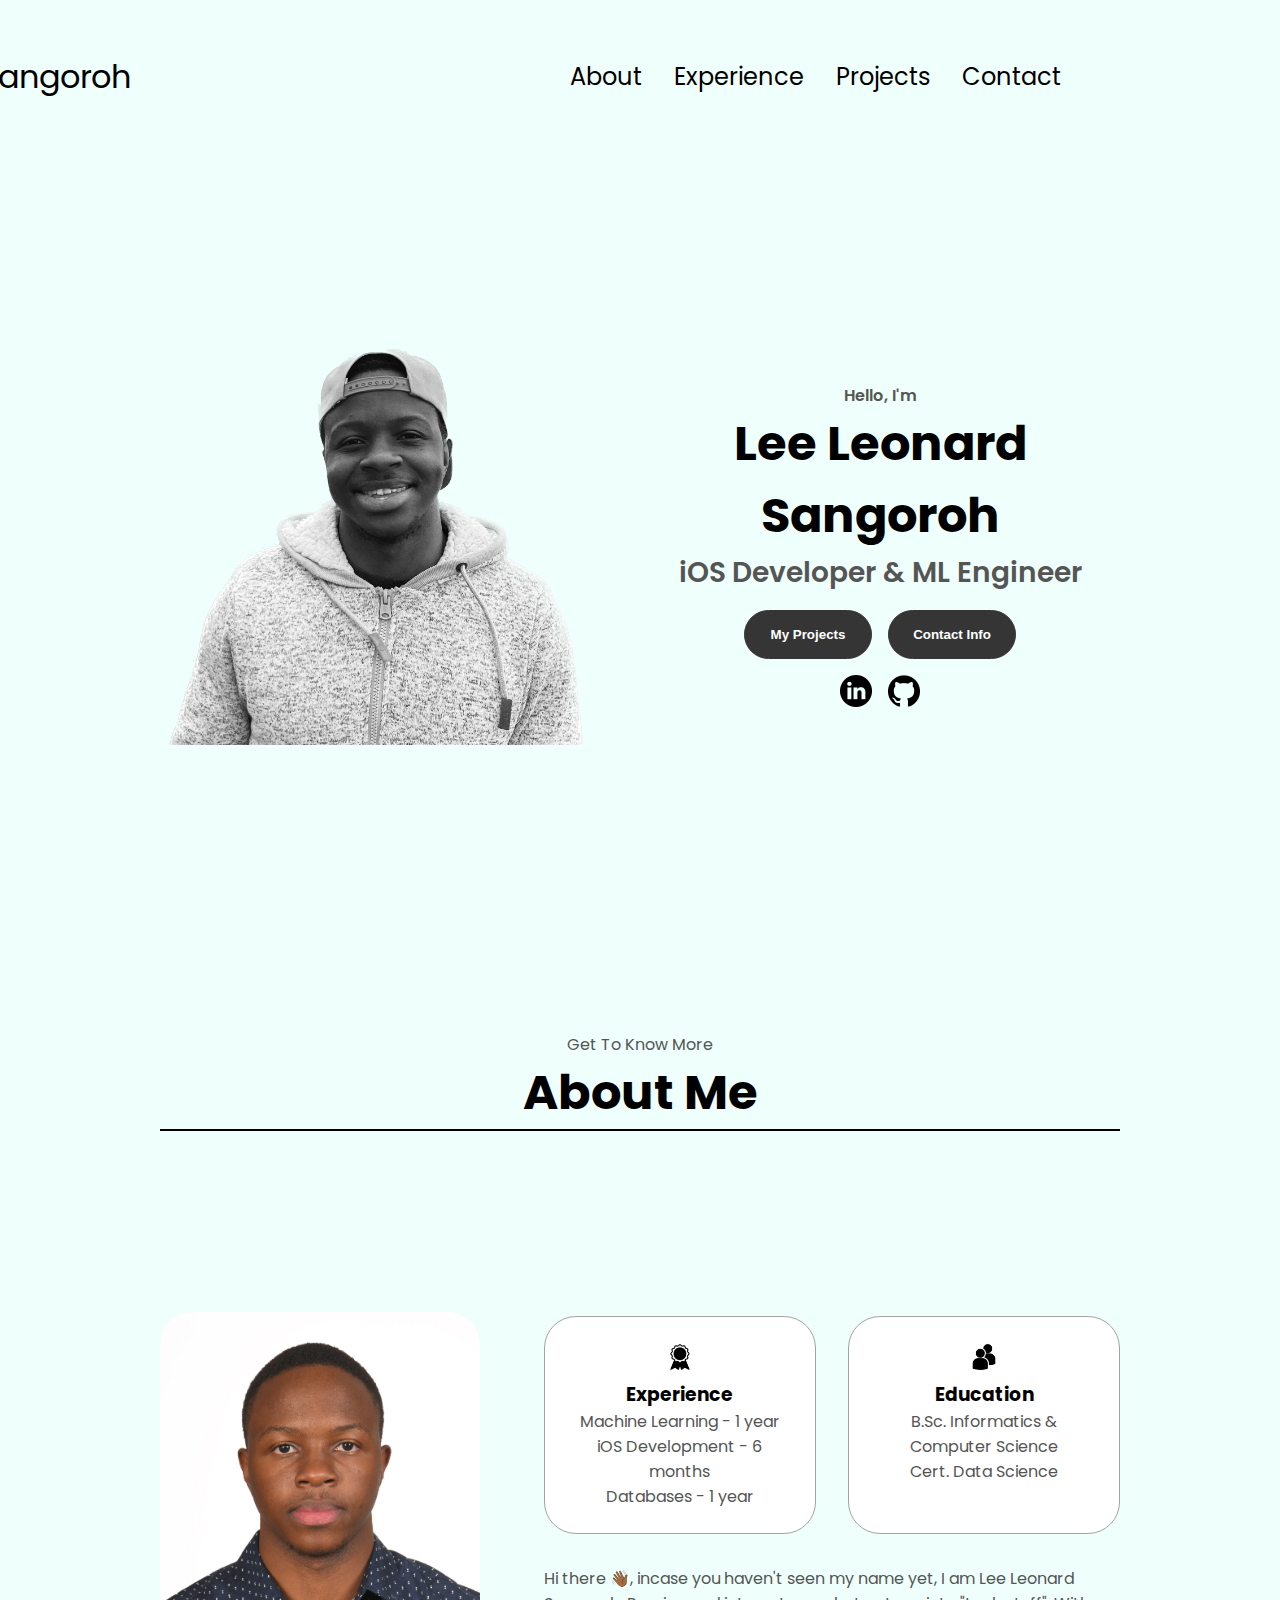
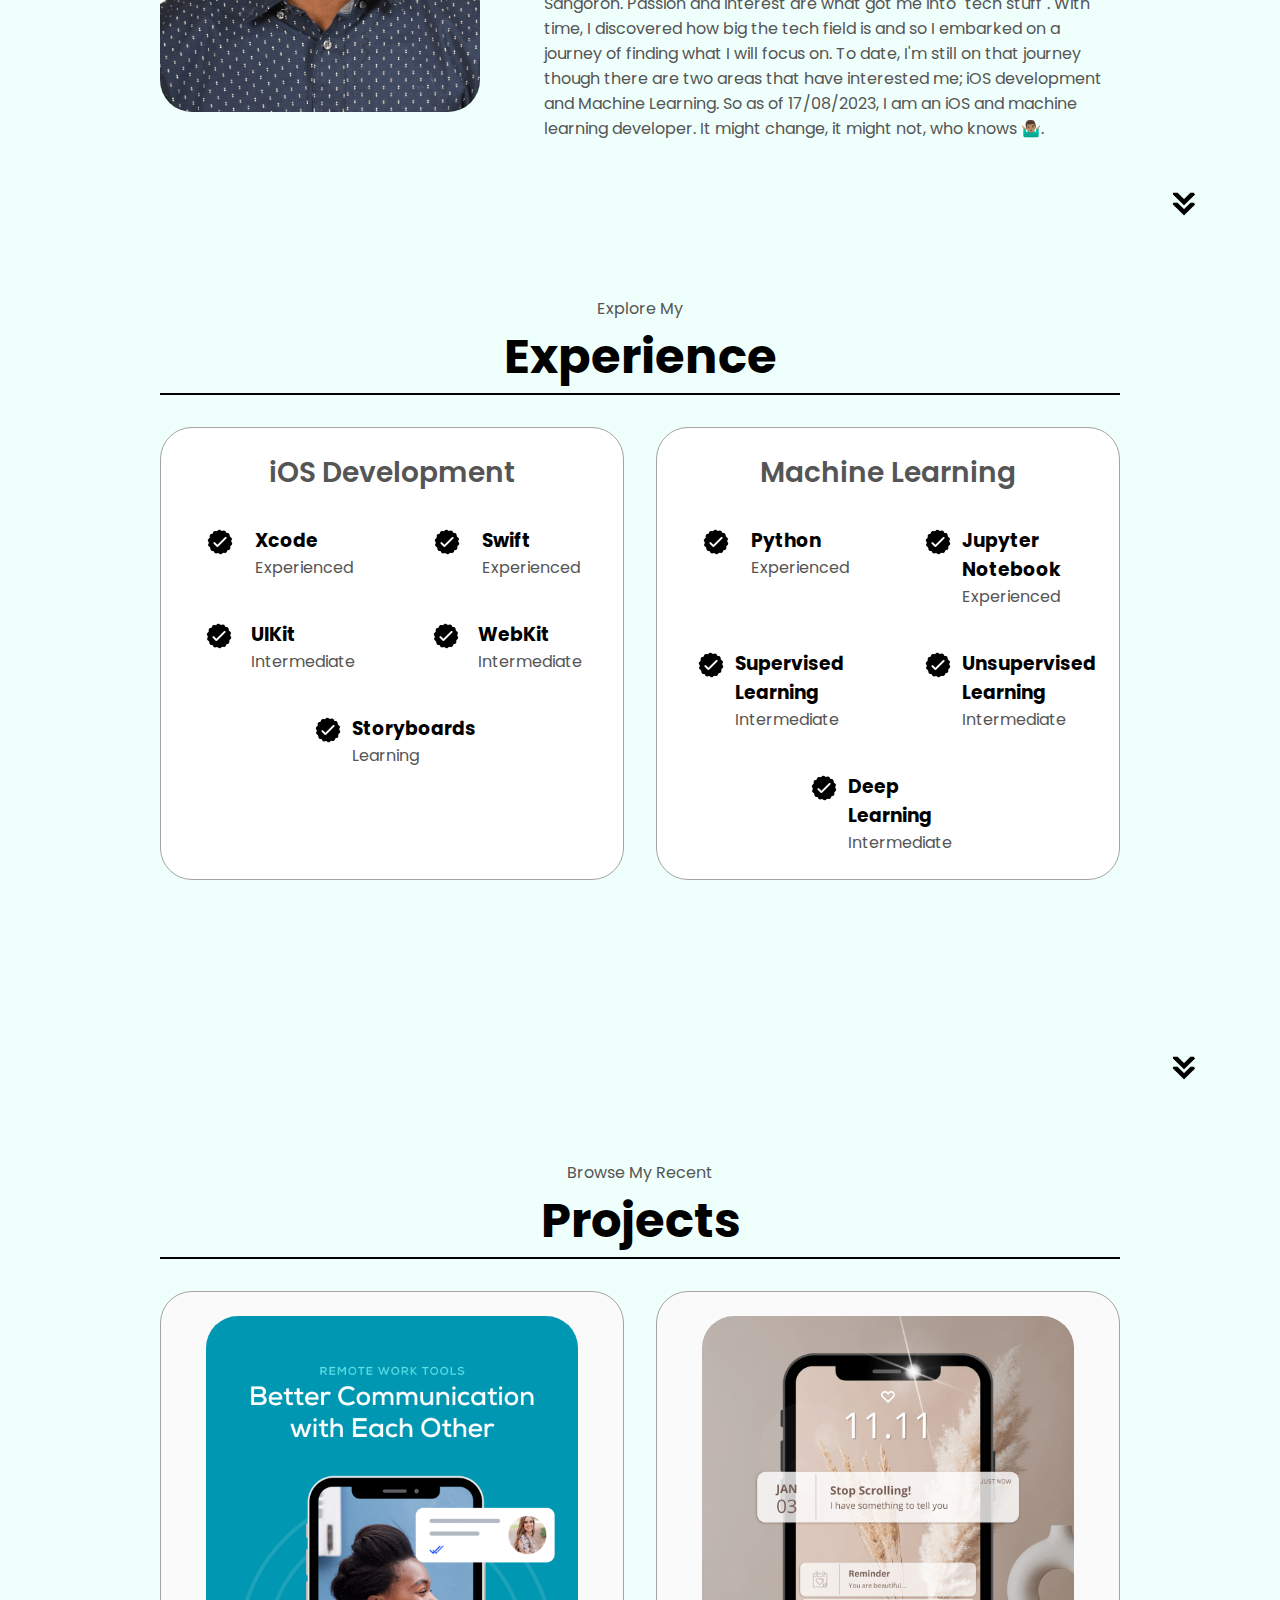
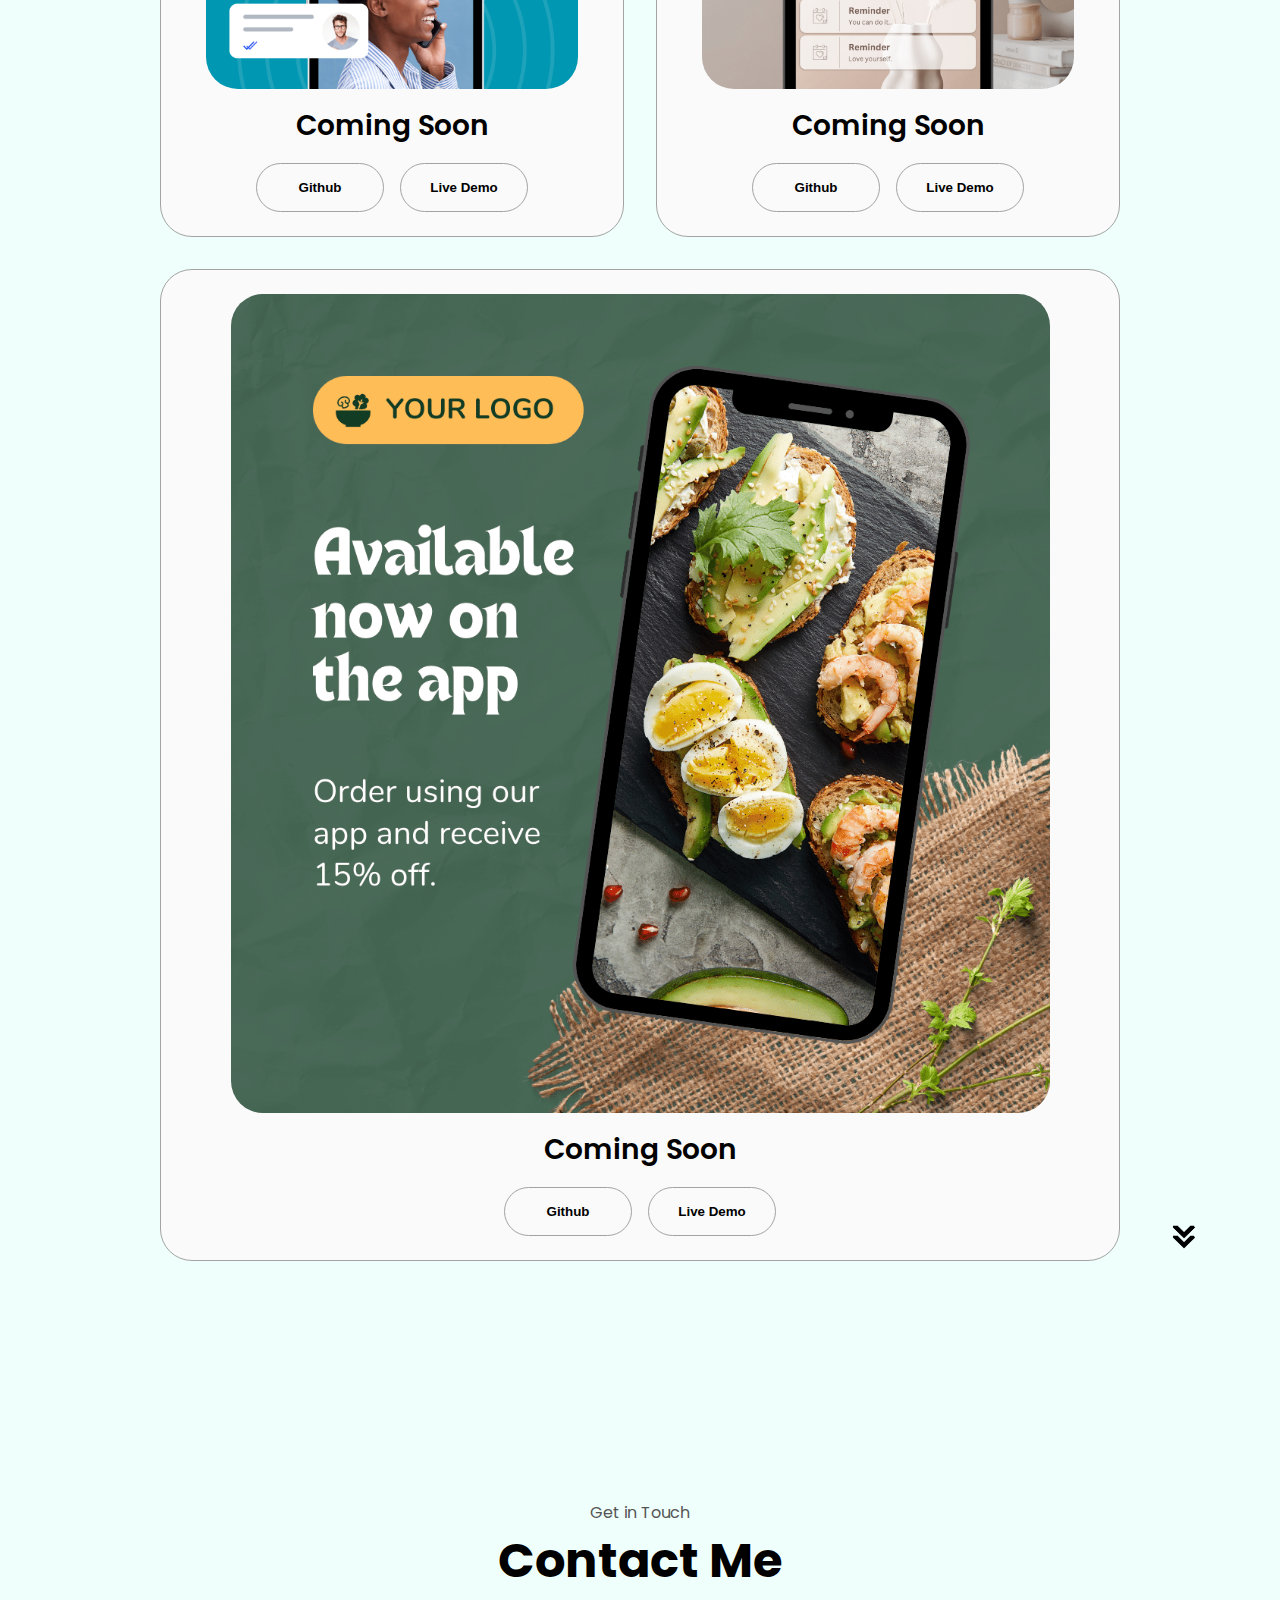
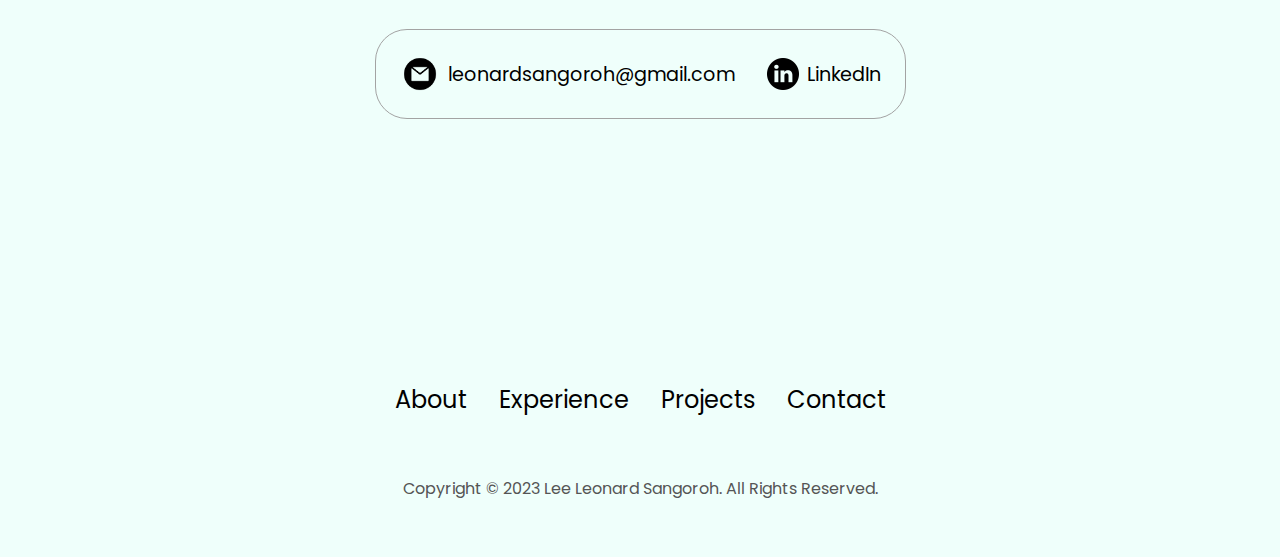
<file: index.html>
<!DOCTYPE html>
<html lang="en">
  <head>
    <meta charset="UTF-8" />
    <meta http-equiv="X-UA-Compatible" content="IE=edge" />
    <meta name="viewport" content="width=device-width, initial-scale=1.0" />
    <title>Leonard Sangoroh</title>
    <link rel="stylesheet" href="style.css" />
    <link rel="stylesheet" href="mediaqueries.css" />
  </head>
  <body>
    <nav id="desktop-nav">
      <div class="logo">Lee Sangoroh</div>
      <div>
        <ul class="nav-links">
          <li><a href="#about">About</a></li>
          <li><a href="#experience">Experience</a></li>
          <li><a href="#projects">Projects</a></li>
          <li><a href="#contact">Contact</a></li>
        </ul>
      </div>
    </nav>
    <nav id="hamburger-nav">
      <div class="logo">Lee Sangoroh</div>
      <div class="hamburger-menu">
        <div class="hamburger-icon" onclick="toggleMenu()">
          <span></span>
          <span></span>
          <span></span>
        </div>
        <div class="menu-links">
          <li><a href="#about" onclick="toggleMenu()">About</a></li>
          <li><a href="#experience" onclick="toggleMenu()">Experience</a></li>
          <li><a href="#projects" onclick="toggleMenu()">Projects</a></li>
          <li><a href="#contact" onclick="toggleMenu()">Contact</a></li>
        </div>
      </div>
    </nav>
    <section id="profile">
      <div class="section__pic-container">
        <img src="./assets/home.png" alt="John Doe profile picture" />
      </div>
      <div class="section__text">
        <p class="section__text__p1">Hello, I'm</p>
        <h1 class="title">Lee Leonard Sangoroh</h1>
        <p class="section__text__p2">iOS Developer & ML Engineer</p>
        <div class="btn-container">
          <!-- <button
            class="btn btn-color-2"
             onclick="window.open('./assets/leeCV.pdf')" 
          >
            Download CV
          </button> -->
          <button class="btn btn-color-1" onclick="location.href='./#projects'">
            My Projects
          </button>                 

          <button class="btn btn-color-1" onclick="location.href='./#contact'">
            Contact Info
          </button>
        </div>
        <div id="socials-container">
          <img
            src="./assets/linkedin.png"
            alt="My LinkedIn profile"
            class="icon"
            onclick="location.href='https://www.linkedin.com/in/leonard-sangoroh-3113461b6/'"
          />
          <img
            src="./assets/github.png"
            alt="My Github profile"
            class="icon"
            onclick="location.href='https://github.com/leonardsangoroh'"
          />
        </div>
      </div>
    </section>
    <section id="about">
      <p class="section__text__p1">Get To Know More</p>
      <h1 class="title">About Me</h1>
      <hr style="border: 1px solid black;">
      <br>
      <br>
      <div class="section-container">
        <div class="section__pic-container">
          <img
            src="./assets/leephoto.JPG"
            alt="Profile picture"
            class="about-pic"
          />
        </div>
        <div class="about-details-container">
          <div class="about-containers">
            <div class="details-container">
              <img
                src="./assets/experience.png"
                alt="Experience icon"
                class="icon"
              />
              <h3>Experience</h3>
              <p>Machine Learning - 1 year <br />iOS Development - 6 months <br>Databases - 1 year</p>
            </div>
            <div class="details-container">
              <img
                src="./assets/education.png"
                alt="Education icon"
                class="icon"
              />
              <h3>Education</h3>
              <p>B.Sc. Informatics & Computer Science<br />Cert. Data Science</p>
            </div>
          </div>
          <div class="text-container">
            <p>
              Hi there 👋🏾, incase you haven't seen my name yet, I am Lee Leonard Sangoroh. Passion and interest 
              are what got me into "tech stuff". With time, I discovered how big the tech field is and so I 
              embarked on a journey of finding what I will focus on. To date, I'm still on that journey though there 
              are two areas that have interested me; iOS development and Machine Learning. So as of 17/08/2023, I am 
              an iOS and machine learning developer. It might change, it might not, who knows 🤷🏽‍♂️.
            </p>
          </div>
        </div>
      </div>
      <img
        src="./assets/arrow.png"
        alt="Arrow icon"
        class="icon arrow"
        onclick="location.href='./#experience'"
      />
    </section>
    <section id="experience">
      <p class="section__text__p1">Explore My</p>
      <h1 class="title">Experience</h1>
      <hr style="border: 1px solid black;">
      <div class="experience-details-container">
        <div class="about-containers">
          <div class="details-container">
            <h2 class="experience-sub-title">iOS Development</h2>
            <div class="article-container">
              <article>
                <img
                  src="./assets/checkmark.png"
                  alt="Experience icon"
                  class="icon"
                />
                <div>
                  <h3>Xcode</h3>
                  <p>Experienced</p>
                </div>
              </article>
              <article>
                <img
                  src="./assets/checkmark.png"
                  alt="Experience icon"
                  class="icon"
                />
                <div>
                  <h3>Swift</h3>
                  <p>Experienced</p>
                </div>
              </article>
              <article>
                <img
                  src="./assets/checkmark.png"
                  alt="Experience icon"
                  class="icon"
                />
                <div>
                  <h3>UIKit</h3>
                  <p>Intermediate</p>
                </div>
              </article>
              <article>
                <img
                  src="./assets/checkmark.png"
                  alt="Experience icon"
                  class="icon"
                />
                <div>
                  <h3>WebKit</h3>
                  <p>Intermediate</p>
                </div>
              </article>
              <article>
                <img
                  src="./assets/checkmark.png"
                  alt="Experience icon"
                  class="icon"
                />
                <div>
                  <h3>Storyboards</h3>
                  <p>Learning</p>
                </div>
              </article>
              
            </div>
          </div>
          <div class="details-container">
            <h2 class="experience-sub-title">Machine Learning</h2>
            <div class="article-container">
              <article>
                <img
                  src="./assets/checkmark.png"
                  alt="Experience icon"
                  class="icon"
                />
                <div>
                  <h3>Python</h3>
                  <p>Experienced</p>
                </div>
              </article>
              <article>
                <img
                  src="./assets/checkmark.png"
                  alt="Experience icon"
                  class="icon"
                />
                <div>
                  <h3>Jupyter Notebook</h3>
                  <p>Experienced</p>
                </div>
              </article>
              <article>
                <img
                  src="./assets/checkmark.png"
                  alt="Experience icon"
                  class="icon"
                />
                <div>
                  <h3>Supervised Learning</h3>
                  <p>Intermediate</p>
                </div>
              </article>
              <article>
                <img
                  src="./assets/checkmark.png"
                  alt="Experience icon"
                  class="icon"
                />
                <div>
                  <h3>Unsupervised Learning</h3>
                  <p>Intermediate</p>
                </div>
              </article>
              <article>
                <img
                  src="./assets/checkmark.png"
                  alt="Experience icon"
                  class="icon"
                />
                <div>
                  <h3>Deep Learning</h3>
                  <p>Intermediate</p>
                </div>
              </article>
            </div>
          </div>
        </div>
      </div>
      <img
        src="./assets/arrow.png"
        alt="Arrow icon"
        class="icon arrow"
        onclick="location.href='./#projects'"
      />
    </section>
    <section id="projects">
      <p class="section__text__p1">Browse My Recent</p>
      <h1 class="title">Projects</h1>
      <hr style="border: 1px solid black;">
      <div class="experience-details-container">
        <div class="about-containers">
          <div class="details-container color-container">
            <div class="article-container">
              <img
                src="./assets/project-1.png"
                alt="Project 1"
                class="project-img"
              />
            </div>
            <h2 class="experience-sub-title project-title">Coming Soon</h2>
            <div class="btn-container">
              <button
                class="btn btn-color-2 project-btn"
                onclick="location.href='https://github.com/'"
              >
                Github
              </button>
              <button
                class="btn btn-color-2 project-btn"
                onclick="location.href='https://github.com/'"
              >
                Live Demo
              </button>
            </div>
          </div>
          <div class="details-container color-container">
            <div class="article-container">
              <img
                src="./assets/project-2.png"
                alt="Project 2"
                class="project-img"
              />
            </div>
            <h2 class="experience-sub-title project-title">Coming Soon</h2>
            <div class="btn-container">
              <button
                class="btn btn-color-2 project-btn"
                onclick="location.href='https://github.com/'"
              >
                Github
              </button>
              <button
                class="btn btn-color-2 project-btn"
                onclick="location.href='https://github.com/'"
              >
                Live Demo
              </button>
            </div>
          </div>
          <div class="details-container color-container">
            <div class="article-container">
              <img
                src="./assets/project-3.png"
                alt="Project 3"
                class="project-img"
              />
            </div>
            <h2 class="experience-sub-title project-title">Coming Soon</h2>
            <div class="btn-container">
              <button
                class="btn btn-color-2 project-btn"
                onclick="location.href='https://github.com/'"
              >
                Github
              </button>
              <button
                class="btn btn-color-2 project-btn"
                onclick="location.href='https://github.com/'"
              >
                Live Demo
              </button>
            </div>
          </div>
        </div>
      </div>
      <img
        src="./assets/arrow.png"
        alt="Arrow icon"
        class="icon arrow"
        onclick="location.href='./#projects'"
      />
    </section>
    <section id="contact">
      <p class="section__text__p1">Get in Touch</p>
      <h1 class="title">Contact Me</h1>
      <div class="contact-info-upper-container">
        <div class="contact-info-container">
          <img
            src="./assets/email.png"
            alt="Email icon"
            class="icon contact-icon email-icon"
          />
          <p><a href="mailto:examplemail@gmail.com">leonardsangoroh@gmail.com</a></p>
        </div>
        <div class="contact-info-container">
          <img
            src="./assets/linkedin.png"
            alt="LinkedIn icon"
            class="icon contact-icon"
          />
          <p><a href="https://www.linkedin.com/in/leonard-sangoroh-3113461b6/">LinkedIn</a></p>
        </div>
      </div>
    </section>
    <footer>
      <nav>
        <div class="nav-links-container">
          <ul class="nav-links">
            <li><a href="#about">About</a></li>
            <li><a href="#experience">Experience</a></li>
            <li><a href="#projects">Projects</a></li>
            <li><a href="#contact">Contact</a></li>
          </ul>
        </div>
      </nav>
      <p>Copyright &#169; 2023 Lee Leonard Sangoroh. All Rights Reserved.</p>
    </footer>
    <script src="script.js"></script>
  </body>
</html>
</file>
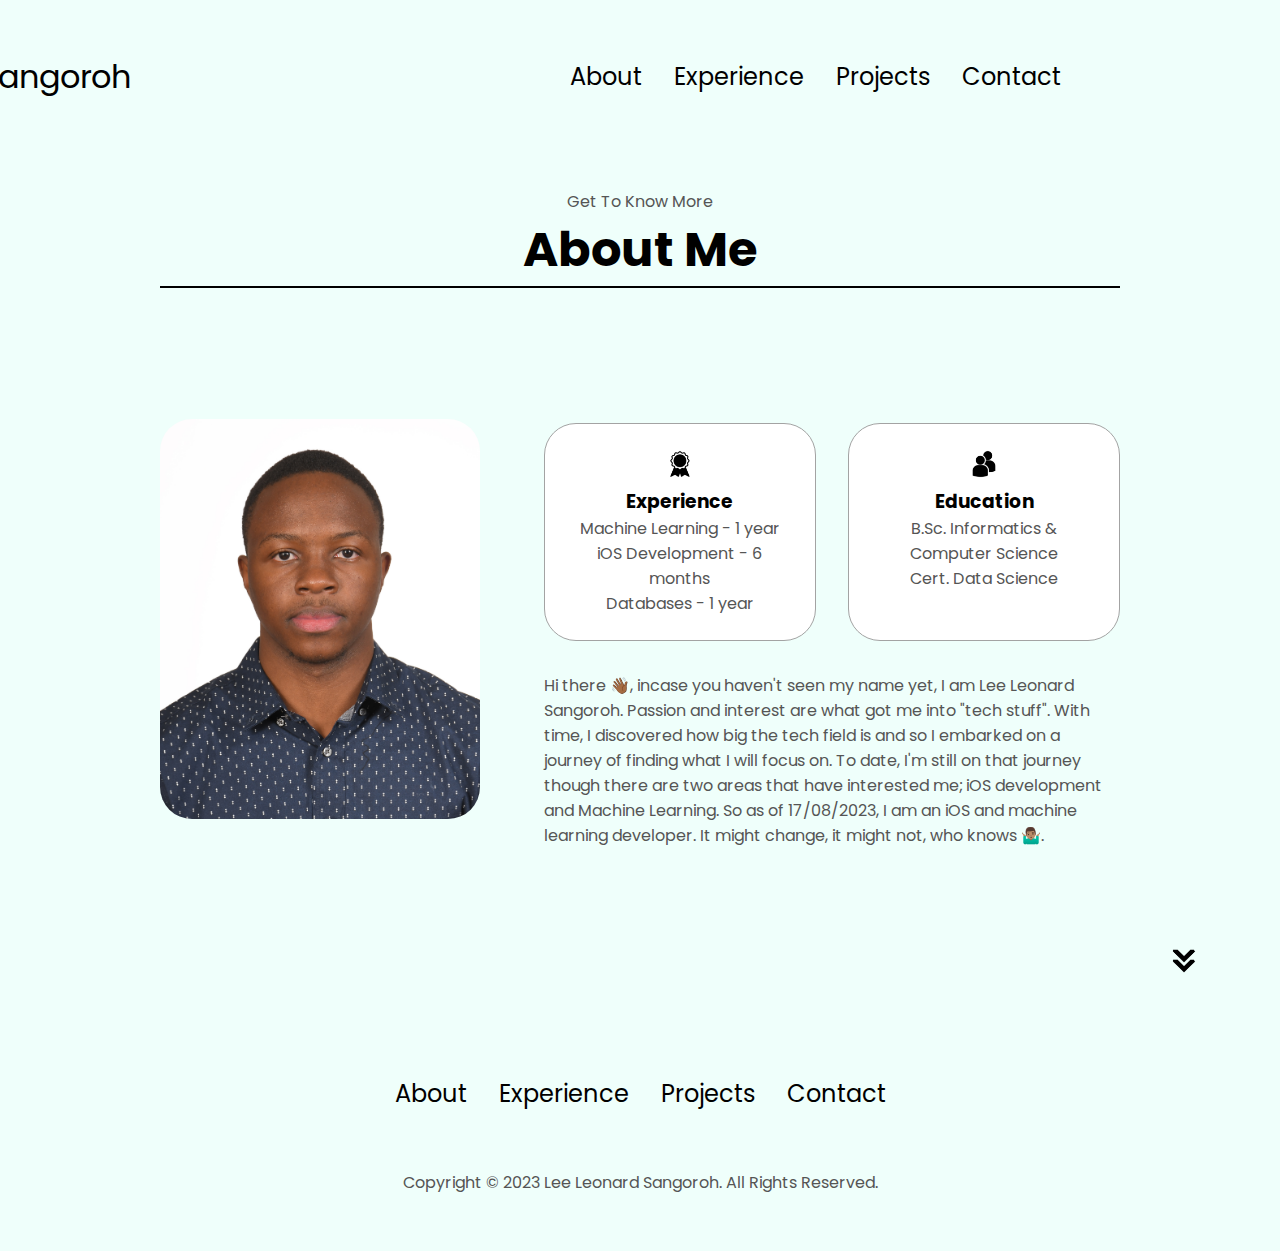
<file: about.html>
<!DOCTYPE html>
<html lang="en">
  <head>
    <meta charset="UTF-8" />
    <meta http-equiv="X-UA-Compatible" content="IE=edge" />
    <meta name="viewport" content="width=device-width, initial-scale=1.0" />
    <title>Leonard Sangoroh</title>
    <link rel="stylesheet" href="style.css" />
    <link rel="stylesheet" href="mediaqueries.css" />
  </head>
  <body>
    <nav id="desktop-nav">
      <div class="logo">Lee Sangoroh</div>
      <div>
        <ul class="nav-links">
          <li><a href="#about">About</a></li>
          <li><a href="#experience">Experience</a></li>
          <li><a href="#projects">Projects</a></li>
          <li><a href="#contact">Contact</a></li>
        </ul>
      </div>
    </nav>
    <nav id="hamburger-nav">
      <div class="logo">Lee Sangoroh</div>
      <div class="hamburger-menu">
        <div class="hamburger-icon" onclick="toggleMenu()">
          <span></span>
          <span></span>
          <span></span>
        </div>
        <div class="menu-links">
          <li><a href="#about" onclick="toggleMenu()">About</a></li>
          <li><a href="#experience" onclick="toggleMenu()">Experience</a></li>
          <li><a href="#projects" onclick="toggleMenu()">Projects</a></li>
          <li><a href="#contact" onclick="toggleMenu()">Contact</a></li>
        </div>
      </div>
    </nav>
    <section id="about">
        <p class="section__text__p1">Get To Know More</p>
        <h1 class="title">About Me</h1>
        <hr style="border: 1px solid black;">
        <div class="section-container">
          <div class="section__pic-container">
            <img
              src="./assets/leephoto.JPG"
              alt="Profile picture"
              class="about-pic"
            />
          </div>
          <div class="about-details-container">
            <div class="about-containers">
              <div class="details-container">
                <img
                  src="./assets/experience.png"
                  alt="Experience icon"
                  class="icon"
                />
                <h3>Experience</h3>
                <p>Machine Learning - 1 year <br />iOS Development - 6 months <br>Databases - 1 year</p>
              </div>
              <div class="details-container">
                <img
                  src="./assets/education.png"
                  alt="Education icon"
                  class="icon"
                />
                <h3>Education</h3>
                <p>B.Sc. Informatics & Computer Science<br />Cert. Data Science</p>
              </div>
            </div>
            <div class="text-container">
              <p>
                Hi there 👋🏾, incase you haven't seen my name yet, I am Lee Leonard Sangoroh. Passion and interest 
                are what got me into "tech stuff". With time, I discovered how big the tech field is and so I 
                embarked on a journey of finding what I will focus on. To date, I'm still on that journey though there 
                are two areas that have interested me; iOS development and Machine Learning. So as of 17/08/2023, I am 
                an iOS and machine learning developer. It might change, it might not, who knows 🤷🏽‍♂️.
              </p>
            </div>
          </div>
        </div>
        <img
          src="./assets/arrow.png"
          alt="Arrow icon"
          class="icon arrow"
          onclick="location.href='./#experience'"
        />
      </section>
      <footer>
        <nav>
          <div class="nav-links-container">
            <ul class="nav-links">
              <li><a href="#about">About</a></li>
              <li><a href="#experience">Experience</a></li>
              <li><a href="#projects">Projects</a></li>
              <li><a href="#contact">Contact</a></li>
            </ul>
          </div>
        </nav>
        <p>Copyright &#169; 2023 Lee Leonard Sangoroh. All Rights Reserved.</p>
      </footer>
      <script src="script.js"></script>
    </body>
  </html>
</file>
<file: style.css>
/* GENERAL */

@import url("https://fonts.googleapis.com/css2?family=Poppins:wght@300;400;500;600&display=swap");

* {
  margin: 0;
  padding: 0;
}

body {
  font-family: "Poppins", sans-serif;
  background-color: #EFFFFB;
}

html {
  scroll-behavior: smooth;
}

p {
  color: rgb(85, 85, 85);
}

/* TRANSITION */

a,
.btn {
  transition: all 300ms ease;
}

/* DESKTOP NAV */

nav,
.nav-links {
  display: flex;
}

nav {
  justify-content: space-around;
  align-items: center;
  height: 17vh;
}

.nav-links {
  gap: 2rem;
  list-style: none;
  font-size: 1.5rem;
}

a {
  color: black;
  text-decoration: none;
  text-decoration-color: white;
}

a:hover {
  color: grey;
  text-decoration: underline;
  text-underline-offset: 1rem;
  text-decoration-color: rgb(181, 181, 181);
}

.logo {
  font-size: 2rem;
  
}

.logo:hover {
  cursor: default;
}

/* HAMBURGER MENU */

#hamburger-nav {
  display: none;
}

.hamburger-menu {
  position: relative;
  display: inline-block;
}

.hamburger-icon {
  display: flex;
  flex-direction: column;
  justify-content: space-between;
  height: 24px;
  width: 30px;
  cursor: pointer;
}

.hamburger-icon span {
  width: 100%;
  height: 2px;
  background-color: black;
  transition: all 0.3 ease-in-out;
}

.menu-links {
  position: absolute;
  top: 100%;
  right: 0;
  background-color: white;
  width: fit-content;
  max-height: 0;
  overflow: hidden;
  transition: all 0.3 ease-in-out;
}

.menu-links a {
  display: block;
  padding: 10px;
  text-align: center;
  font-size: 1.5rem;
  color: black;
  text-decoration: none;
  transition: all 0.3 ease-in-out;
}

.menu-links li {
  list-style: none;
}

.menu-links.open {
  max-height: 300px;
}

.hamburger-icon.open span:first-child {
  transform: rotate(45deg) translate(10px, 5px);
}

.hamburger-icon.open span:nth-child(2) {
  opacity: 0;
}

.hamburger-icon.open span:last-child {
  transform: rotate(-45deg) translate(10px, -5px);
}

.hamburger-icon span:first-child {
  transform: none;
}

.hamburger-icon span:first-child {
  opacity: 1;
}

.hamburger-icon span:first-child {
  transform: none;
}

/* SECTIONS */

section {
  padding-top: 4vh;
  height: 96vh;
  margin: 0 10rem;
  box-sizing: border-box;
  min-height: fit-content;
}

.section-container {
  display: flex;
}

/* PROFILE SECTION */

#profile {
  display: flex;
  justify-content: center;
  gap: 5rem;
  height: 80vh;
}

.section__pic-container {
  display: flex;
  height: 400px;
  width: 400px;
  margin: auto 0;
}

.section__text {
  align-self: center;
  text-align: center;
}

.section__text p {
  font-weight: 600;
}

.section__text__p1 {
  text-align: center;
}

.section__text__p2 {
  font-size: 1.75rem;
  margin-bottom: 1rem;
}

.title {
  font-size: 3rem;
  text-align: center;
}

#socials-container {
  display: flex;
  justify-content: center;
  margin-top: 1rem;
  gap: 1rem;
}

/* ICONS */

.icon {
  cursor: pointer;
  height: 2rem;
}

/* BUTTONS */

.btn-container {
  display: flex;
  justify-content: center;
  gap: 1rem;
}

.btn {
  font-weight: 600;
  transition: all 300ms ease;
  padding: 1rem;
  width: 8rem;
  border-radius: 2rem;
}

.btn-color-1,
.btn-color-2 {
  border: rgb(53, 53, 53) 0.1rem solid;
}

.btn-color-1:hover,
.btn-color-2:hover {
  cursor: pointer;
}

.btn-color-1,
.btn-color-2:hover {
  background: rgb(53, 53, 53);
  color: white;
}

.btn-color-1:hover {
  background: rgb(0, 0, 0);
}

.btn-color-2 {
  background: none;
}

.btn-color-2:hover {
  border: rgb(255, 255, 255) 0.1rem solid;
}

.btn-container {
  gap: 1rem;
}

/* ABOUT SECTION */

#about {
  position: relative;
  
}

.about-containers {
  gap: 2rem;
  margin-bottom: 2rem;
  margin-top: 2rem;
}

.about-details-container {
  justify-content: center;
  flex-direction: column;
}

.about-containers,
.about-details-container {
  display: flex;
}

.about-pic {
  border-radius: 2rem;
}

.arrow {
  position: absolute;
  right: -5rem;
  bottom: 2.5rem;
}

.details-container {
  padding: 1.5rem;
  flex: 1;
  background: white;
  border-radius: 2rem;
  border: rgb(53, 53, 53) 0.1rem solid;
  border-color: rgb(163, 163, 163);
  text-align: center;
}

.section-container {
  gap: 4rem;
  height: 80%;
}

.section__pic-container {
  height: 400px;
  width: 400px;
  margin: auto 0;
}

/* EXPERIENCE SECTION */

#experience {
  position: relative;
}

.experience-sub-title {
  color: rgb(85, 85, 85);
  font-weight: 600;
  font-size: 1.75rem;
  margin-bottom: 2rem;
}

.experience-details-container {
  display: flex;
  justify-content: center;
  flex-direction: column;
}

.article-container {
  display: flex;
  text-align: initial;
  flex-wrap: wrap;
  flex-direction: row;
  gap: 2.5rem;
  justify-content: space-around;
}

article {
  display: flex;
  width: 10rem;
  justify-content: space-around;
  gap: 0.5rem;
}

article .icon {
  cursor: default;
}

/* PROJECTS SECTION */

#projects {
  position: relative;
}

.color-container {
  border-color: rgb(163, 163, 163);
  background: rgb(250, 250, 250);
}

.project-img {
  border-radius: 2rem;
  width: 90%;
  height: 90%;
}

.project-title {
  margin: 1rem;
  color: black;
}

.project-btn {
  color: black;
  border-color: rgb(163, 163, 163);
}

/* CONTACT */

#contact {
  display: flex;
  justify-content: center;
  flex-direction: column;
  height: 70vh;
}

.contact-info-upper-container {
  display: flex;
  justify-content: center;
  border-radius: 2rem;
  border: rgb(53, 53, 53) 0.1rem solid;
  border-color: rgb(163, 163, 163);
  background: (250, 250, 250);
  margin: 2rem auto;
  padding: 0.5rem;
}

.contact-info-container {
  display: flex;
  align-items: center;
  justify-content: center;
  gap: 0.5rem;
  margin: 1rem;
}

.contact-info-container p {
  font-size: larger;
}

.contact-icon {
  cursor: default;
}

.email-icon {
  height: 2.5rem;
}

/* FOOTER SECTION */

footer {
  height: 26vh;
  margin: 0 1rem;
}

footer p {
  text-align: center;
}
</file>
<file: mediaqueries.css>
@media screen and (max-width: 1400px) {
    #profile {
      height: 83vh;
      margin-bottom: 6rem;
    }
    .about-containers {
      flex-wrap: wrap;
    }
    .logo{
        margin-left: -300px;
    }
  }
  
  @media screen and (max-width: 1200px) {
    #desktop-nav {
      display: none;
    }
    #hamburger-nav {
      display: flex;
    }
    #experience,
    .experience-details-container {
      margin-top: 2rem;
    }
    #profile,
    .section-container {
      display: block;
    }
    .arrow {
      display: none;
    }
    section,
    .section-container {
      height: fit-content;
    }
    section {
      margin: 0 5%;
    }
    .section__pic-container {
      width: 275px;
      height: 275px;
      margin: 0 auto 2rem;
    }
    .about-containers {
      margin-top: 0;
    }
    .logo{
        margin-left:0px;
    }
  }
  
  @media screen and (max-width: 600px) {
    #contact,
    footer {
      height: 40vh;
    }
    #profile {
      height: 83vh;
      margin-bottom: 0;
    }
    article {
      font-size: 1rem;
    }
    footer nav {
      height: fit-content;
      margin-bottom: 2rem;
    }
    .about-containers,
    .contact-info-upper-container,
    .btn-container {
      flex-wrap: wrap;
    }
    .contact-info-container {
      margin: 0;
    }
    .contact-info-container p,
    .nav-links li a {
      font-size: 1rem;
    }
    .experience-sub-title {
      font-size: 1.25rem;
    }
    .logo {
      font-size: 1.5rem;
    }
    .nav-links {
      flex-direction: column;
      gap: 0.5rem;
      text-align: center;
    }
    .section__pic-container {
      width: auto;
      height: 46vw;
      justify-content: center;
    }
    .section__text__p2 {
      font-size: 1.25rem;
    }
    .title {
      font-size: 2rem;
    }
    .text-container {
      text-align: justify;
    }

    .logo{
        margin-left:0px;
    }
  }
</file>
